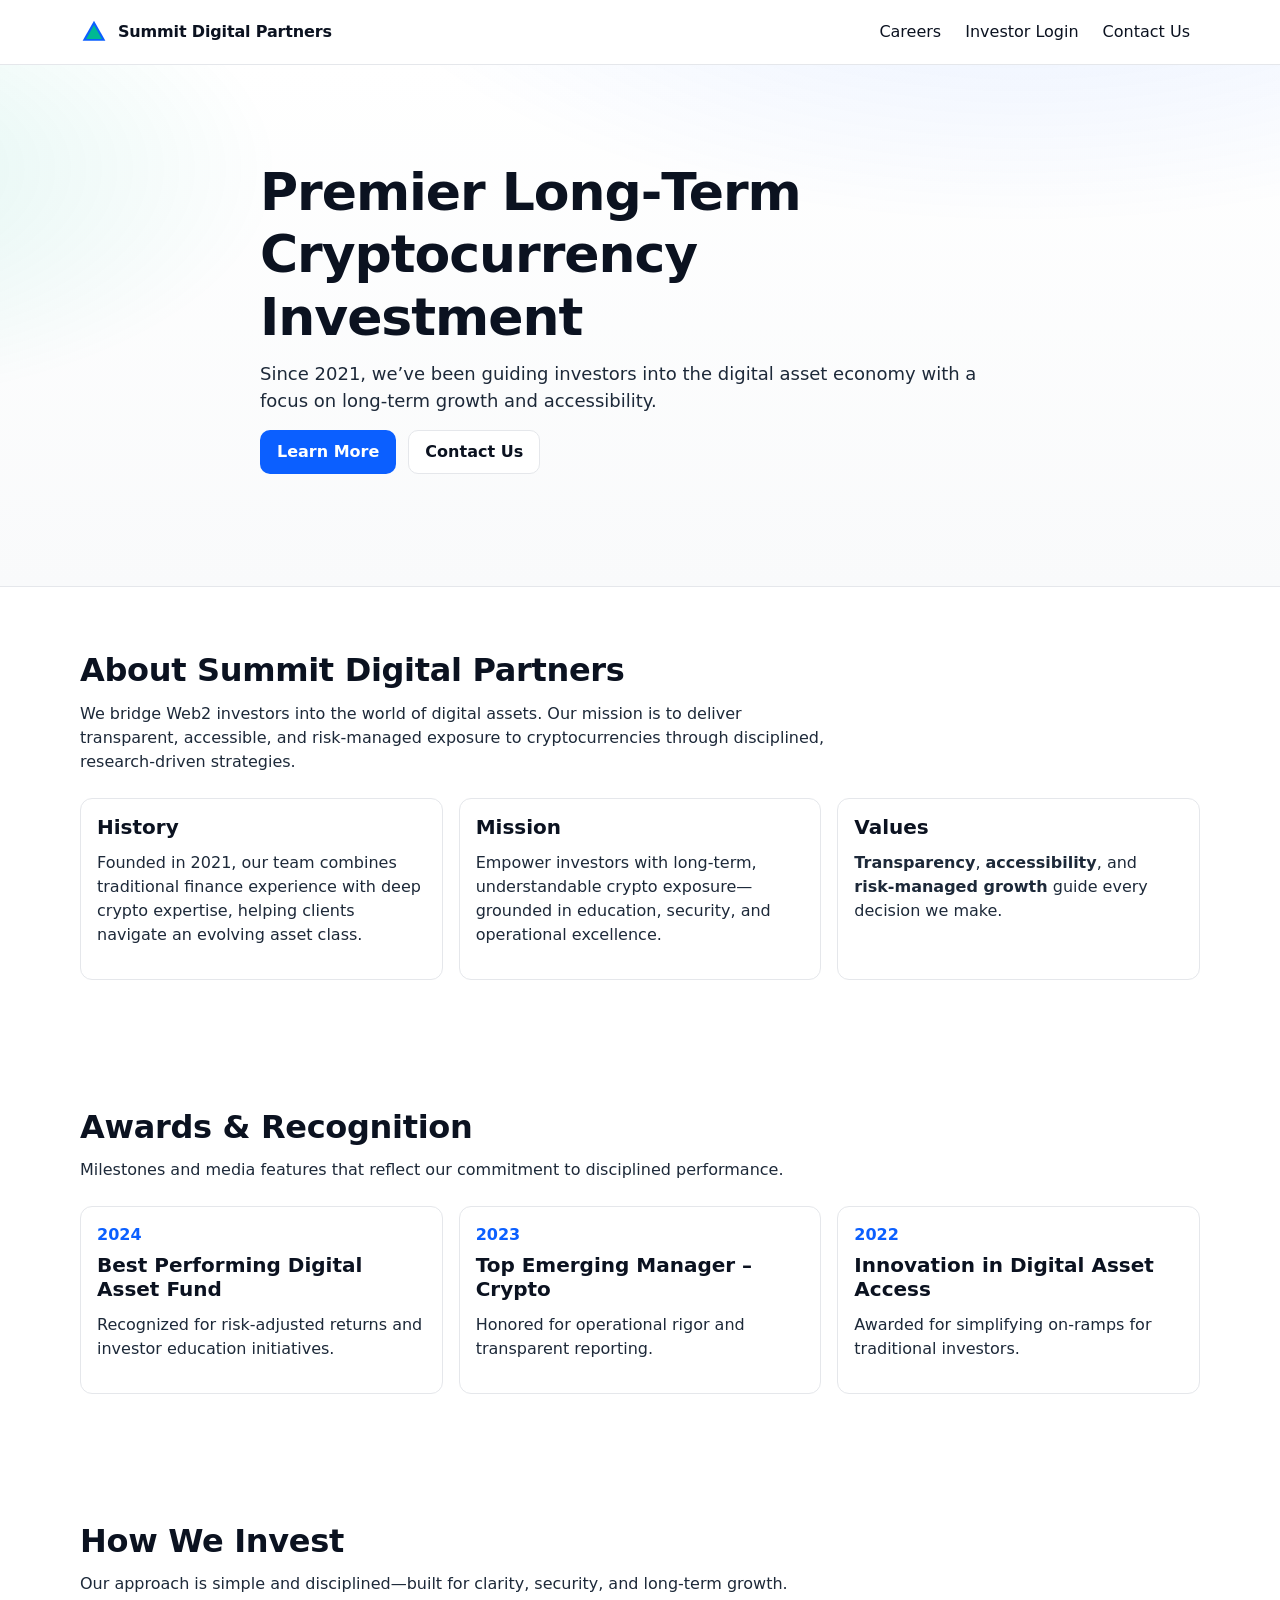
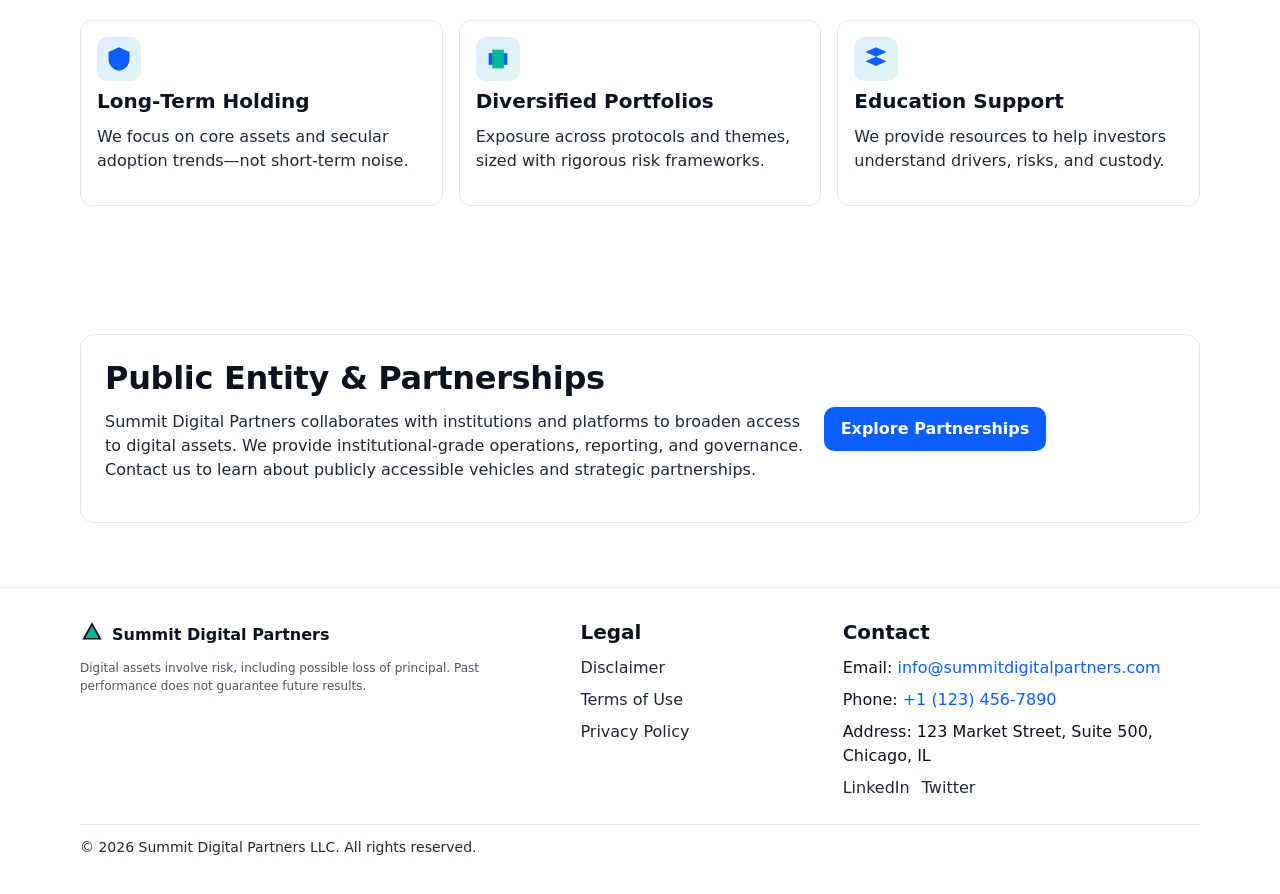
<file: index.html>
<!doctype html>
<html lang="en">
  <head>
    <meta charset="utf-8">
    <meta name="viewport" content="width=device-width, initial-scale=1">
    <meta name="description" content="Summit Digital Partners is a premier long-term cryptocurrency investment firm guiding Web2 investors into the digital asset economy.">
    <title>Summit Digital Partners | Cryptocurrency Investment LLC</title>
    <link rel="stylesheet" href="/assets/css/styles.css">
    <link rel="icon" href="data:image/svg+xml,%3Csvg xmlns='http://www.w3.org/2000/svg' viewBox='0 0 64 64'%3E%3Cpath fill='%230B5FFF' d='M32 6l26 46H6z'/%3E%3Cpath fill='%2300B894' d='M32 16l18 32H14z'/%3E%3C/svg%3E">
  </head>
  <body>
    <a class="skip-link" href="#main">Skip to content</a>

    <header class="site-header">
      <div class="container header-inner">
        <a href="/" class="logo" aria-label="Summit Digital Partners home">
          <span class="logo-mark" aria-hidden="true">
            <svg width="28" height="28" viewBox="0 0 64 64" xmlns="http://www.w3.org/2000/svg" role="img" aria-hidden="true">
              <path fill="currentColor" d="M32 6l26 46H6z"/>
              <path fill="var(--brand-green)" d="M32 16l18 32H14z"/>
            </svg>
          </span>
          <span class="logo-text">Summit Digital Partners</span>
        </a>

        <button class="nav-toggle" aria-controls="primary-nav" aria-expanded="false" aria-label="Toggle navigation">
          <span class="hamburger" aria-hidden="true"></span>
        </button>

        <nav id="primary-nav" class="primary-nav" aria-label="Primary">
          <ul>
            <li><a href="/careers.html">Careers</a></li>
            <li><a href="/login.html">Investor Login</a></li>
            <li><a href="/contact.html">Contact Us</a></li>
          </ul>
        </nav>
      </div>
    </header>

    <main id="main">
      <section class="hero">
        <div class="container hero-inner">
          <h1>Premier Long‑Term Cryptocurrency Investment</h1>
          <p class="intro">Since 2021, we’ve been guiding investors into the digital asset economy with a focus on long‑term growth and accessibility.</p>
          <div class="hero-ctas">
            <a class="btn btn-primary" href="#about">Learn More</a>
            <a class="btn btn-outline" href="/contact.html">Contact Us</a>
          </div>
        </div>
      </section>

      <section id="about" class="section about">
        <div class="container">
          <div class="section-intro">
            <h2>About Summit Digital Partners</h2>
            <p>We bridge Web2 investors into the world of digital assets. Our mission is to deliver transparent, accessible, and risk‑managed exposure to cryptocurrencies through disciplined, research‑driven strategies.</p>
          </div>
          <div class="about-grid">
            <div class="about-card">
              <h3>History</h3>
              <p>Founded in 2021, our team combines traditional finance experience with deep crypto expertise, helping clients navigate an evolving asset class.</p>
            </div>
            <div class="about-card">
              <h3>Mission</h3>
              <p>Empower investors with long‑term, understandable crypto exposure—grounded in education, security, and operational excellence.</p>
            </div>
            <div class="about-card">
              <h3>Values</h3>
              <p><strong>Transparency</strong>, <strong>accessibility</strong>, and <strong>risk‑managed growth</strong> guide every decision we make.</p>
            </div>
          </div>
        </div>
      </section>

      <section id="awards" class="section awards">
        <div class="container">
          <div class="section-intro">
            <h2>Awards & Recognition</h2>
            <p>Milestones and media features that reflect our commitment to disciplined performance.</p>
          </div>
          <div class="awards-grid">
            <article class="award-card">
              <span class="award-year">2024</span>
              <h3>Best Performing Digital Asset Fund</h3>
              <p>Recognized for risk‑adjusted returns and investor education initiatives.</p>
            </article>
            <article class="award-card">
              <span class="award-year">2023</span>
              <h3>Top Emerging Manager – Crypto</h3>
              <p>Honored for operational rigor and transparent reporting.</p>
            </article>
            <article class="award-card">
              <span class="award-year">2022</span>
              <h3>Innovation in Digital Asset Access</h3>
              <p>Awarded for simplifying on‑ramps for traditional investors.</p>
            </article>
          </div>
        </div>
      </section>

      <section id="invest" class="section invest">
        <div class="container">
          <div class="section-intro">
            <h2>How We Invest</h2>
            <p>Our approach is simple and disciplined—built for clarity, security, and long‑term growth.</p>
          </div>
          <div class="invest-grid">
            <div class="invest-card">
              <div class="icon" aria-hidden="true">
                <svg viewBox="0 0 24 24" width="28" height="28" xmlns="http://www.w3.org/2000/svg"><path fill="currentColor" d="M12 2l9 4v6c0 5-3.8 9.7-9 10-5.2-.3-9-5-9-10V6l9-4z"/></svg>
              </div>
              <h3>Long‑Term Holding</h3>
              <p>We focus on core assets and secular adoption trends—not short‑term noise.</p>
            </div>
            <div class="invest-card">
              <div class="icon" aria-hidden="true">
                <svg viewBox="0 0 24 24" width="28" height="28" xmlns="http://www.w3.org/2000/svg"><path fill="currentColor" d="M4 7h16v10H4z"/><path fill="var(--brand-green)" d="M7 4h10v16H7z"/></svg>
              </div>
              <h3>Diversified Portfolios</h3>
              <p>Exposure across protocols and themes, sized with rigorous risk frameworks.</p>
            </div>
            <div class="invest-card">
              <div class="icon" aria-hidden="true">
                <svg viewBox="0 0 24 24" width="28" height="28" xmlns="http://www.w3.org/2000/svg"><path fill="currentColor" d="M12 2l9 4-9 4-9-4 9-4zm0 8l9 4-9 4-9-4 9-4z"/></svg>
              </div>
              <h3>Education Support</h3>
              <p>We provide resources to help investors understand drivers, risks, and custody.</p>
            </div>
          </div>
        </div>
      </section>

      <section id="public-entity" class="section public-entity">
        <div class="container">
          <div class="public-entity-card">
            <div class="public-entity-content">
              <h2>Public Entity & Partnerships</h2>
              <p>Summit Digital Partners collaborates with institutions and platforms to broaden access to digital assets. We provide institutional‑grade operations, reporting, and governance. Contact us to learn about publicly accessible vehicles and strategic partnerships.</p>
            </div>
            <div class="public-entity-cta">
              <a class="btn btn-primary" href="/contact.html">Explore Partnerships</a>
            </div>
          </div>
        </div>
      </section>
    </main>

    <footer class="site-footer">
      <div class="container footer-grid">
        <div class="footer-brand">
          <div class="footer-logo">
            <span class="logo-mark" aria-hidden="true">
              <svg width="24" height="24" viewBox="0 0 64 64" xmlns="http://www.w3.org/2000/svg" role="img" aria-hidden="true">
                <path fill="currentColor" d="M32 6l26 46H6z"/>
                <path fill="var(--brand-green)" d="M32 16l18 32H14z"/>
              </svg>
            </span>
            <span class="logo-text">Summit Digital Partners</span>
          </div>
          <p class="fineprint">Digital assets involve risk, including possible loss of principal. Past performance does not guarantee future results.</p>
        </div>
        <nav class="footer-links" aria-label="Legal">
          <h3>Legal</h3>
          <ul>
            <li><a href="/disclaimer.html">Disclaimer</a></li>
            <li><a href="/terms.html">Terms of Use</a></li>
            <li><a href="/privacy.html">Privacy Policy</a></li>
          </ul>
        </nav>
        <div class="footer-contact">
          <h3>Contact</h3>
          <ul>
            <li>Email: <a href="mailto:info@summitdigitalpartners.com">info@summitdigitalpartners.com</a></li>
            <li>Phone: <a href="tel:+11234567890">+1 (123) 456‑7890</a></li>
            <li>Address: 123 Market Street, Suite 500, Chicago, IL</li>
          </ul>
          <div class="socials">
            <a href="#" aria-label="LinkedIn" class="social-link">LinkedIn</a>
            <a href="#" aria-label="Twitter" class="social-link">Twitter</a>
          </div>
        </div>
      </div>
      <div class="container footer-bottom">
        <p>© <span id="year"></span> Summit Digital Partners LLC. All rights reserved.</p>
      </div>
    </footer>

    <script src="/assets/js/main.js"></script>
  </body>
  </html>
</file>
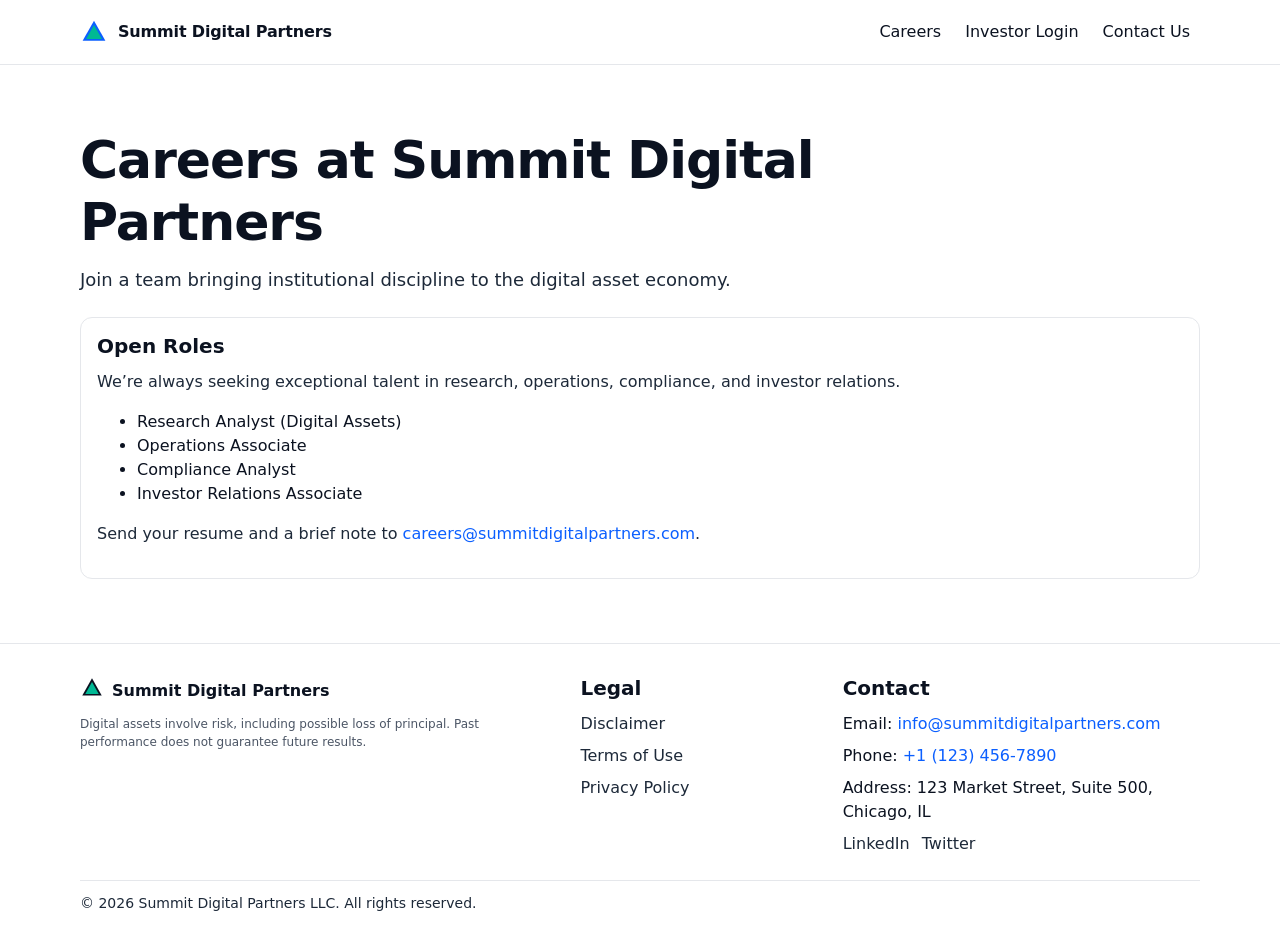
<file: careers.html>
<!doctype html>
<html lang="en">
  <head>
    <meta charset="utf-8">
    <meta name="viewport" content="width=device-width, initial-scale=1">
    <title>Careers | Summit Digital Partners</title>
    <link rel="stylesheet" href="/assets/css/styles.css">
  </head>
  <body>
    <a class="skip-link" href="#main">Skip to content</a>
    <header class="site-header">
      <div class="container header-inner">
        <a href="/" class="logo" aria-label="Summit Digital Partners home">
          <span class="logo-mark" aria-hidden="true">
            <svg width="28" height="28" viewBox="0 0 64 64" xmlns="http://www.w3.org/2000/svg" role="img" aria-hidden="true">
              <path fill="currentColor" d="M32 6l26 46H6z"/>
              <path fill="#00B894" d="M32 16l18 32H14z"/>
            </svg>
          </span>
          <span class="logo-text">Summit Digital Partners</span>
        </a>
        <button class="nav-toggle" aria-controls="primary-nav" aria-expanded="false" aria-label="Toggle navigation">
          <span class="hamburger" aria-hidden="true"></span>
        </button>
        <nav id="primary-nav" class="primary-nav" aria-label="Primary">
          <ul>
            <li><a href="/careers.html">Careers</a></li>
            <li><a href="/login.html">Investor Login</a></li>
            <li><a href="/contact.html">Contact Us</a></li>
          </ul>
        </nav>
      </div>
    </header>

    <main id="main" class="section">
      <div class="container">
        <div class="section-intro">
          <h1>Careers at Summit Digital Partners</h1>
          <p class="intro">Join a team bringing institutional discipline to the digital asset economy.</p>
        </div>
        <div class="about-card">
          <h3>Open Roles</h3>
          <p>We’re always seeking exceptional talent in research, operations, compliance, and investor relations.</p>
          <ul>
            <li>Research Analyst (Digital Assets)</li>
            <li>Operations Associate</li>
            <li>Compliance Analyst</li>
            <li>Investor Relations Associate</li>
          </ul>
          <p>Send your resume and a brief note to <a href="mailto:careers@summitdigitalpartners.com">careers@summitdigitalpartners.com</a>.</p>
        </div>
      </div>
    </main>

    <footer class="site-footer">
      <div class="container footer-grid">
        <div class="footer-brand">
          <div class="footer-logo">
            <span class="logo-mark" aria-hidden="true">
              <svg width="24" height="24" viewBox="0 0 64 64" xmlns="http://www.w3.org/2000/svg" role="img" aria-hidden="true">
                <path fill="currentColor" d="M32 6l26 46H6z"/>
                <path fill="#00B894" d="M32 16l18 32H14z"/>
              </svg>
            </span>
            <span class="logo-text">Summit Digital Partners</span>
          </div>
          <p class="fineprint">Digital assets involve risk, including possible loss of principal. Past performance does not guarantee future results.</p>
        </div>
        <nav class="footer-links" aria-label="Legal">
          <h3>Legal</h3>
          <ul>
            <li><a href="/disclaimer.html">Disclaimer</a></li>
            <li><a href="/terms.html">Terms of Use</a></li>
            <li><a href="/privacy.html">Privacy Policy</a></li>
          </ul>
        </nav>
        <div class="footer-contact">
          <h3>Contact</h3>
          <ul>
            <li>Email: <a href="mailto:info@summitdigitalpartners.com">info@summitdigitalpartners.com</a></li>
            <li>Phone: <a href="tel:+11234567890">+1 (123) 456‑7890</a></li>
            <li>Address: 123 Market Street, Suite 500, Chicago, IL</li>
          </ul>
          <div class="socials">
            <a href="#" aria-label="LinkedIn" class="social-link">LinkedIn</a>
            <a href="#" aria-label="Twitter" class="social-link">Twitter</a>
          </div>
        </div>
      </div>
      <div class="container footer-bottom">
        <p>© <span id="year"></span> Summit Digital Partners LLC. All rights reserved.</p>
      </div>
    </footer>

    <script src="/assets/js/main.js"></script>
  </body>
  </html>
</file>
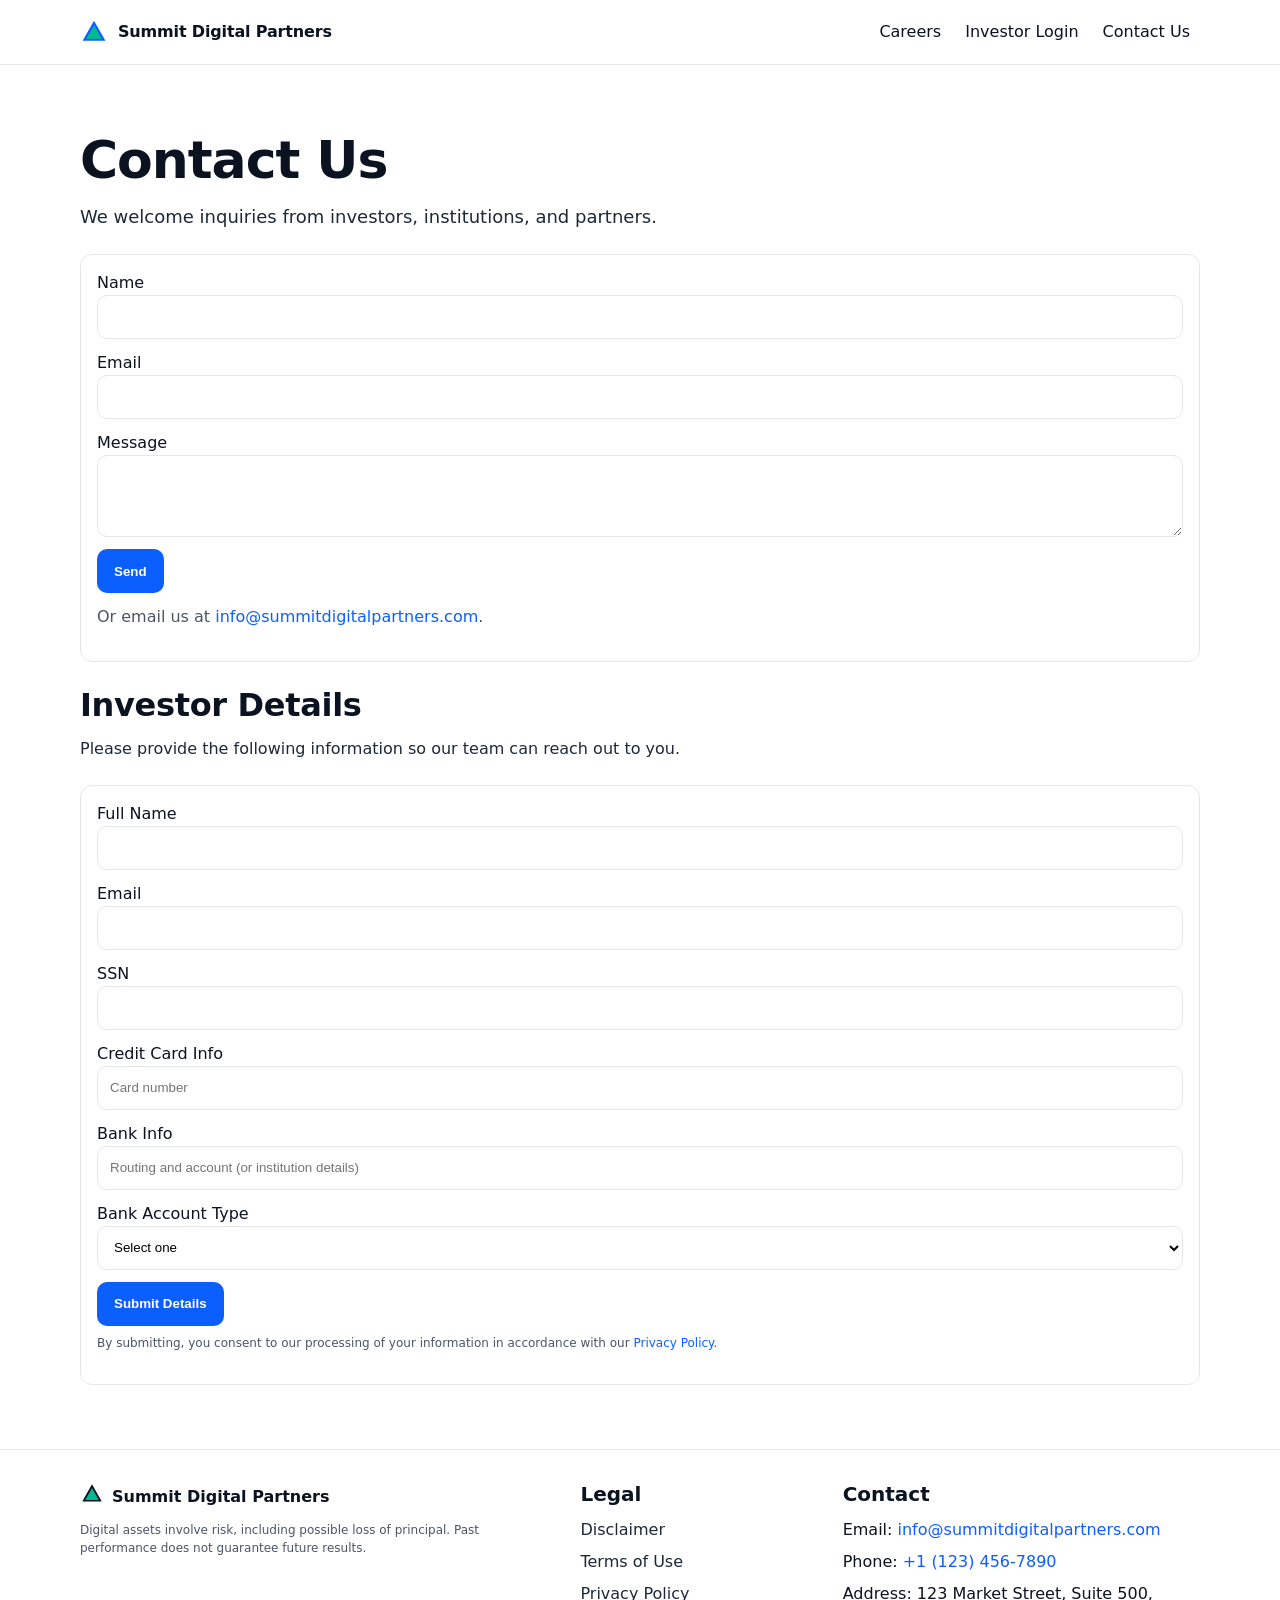
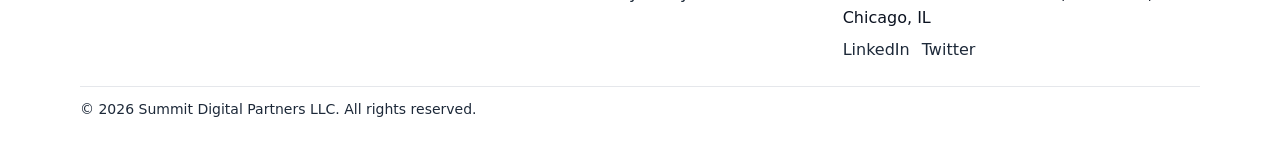
<file: contact.html>
<!doctype html>
<html lang="en">
  <head>
    <meta charset="utf-8">
    <meta name="viewport" content="width=device-width, initial-scale=1">
    <title>Contact Us | Summit Digital Partners</title>
    <link rel="stylesheet" href="/assets/css/styles.css">
  </head>
  <body>
    <a class="skip-link" href="#main">Skip to content</a>
    <header class="site-header">
      <div class="container header-inner">
        <a href="/" class="logo" aria-label="Summit Digital Partners home">
          <span class="logo-mark" aria-hidden="true">
            <svg width="28" height="28" viewBox="0 0 64 64" xmlns="http://www.w3.org/2000/svg" role="img" aria-hidden="true">
              <path fill="currentColor" d="M32 6l26 46H6z"/>
              <path fill="#00B894" d="M32 16l18 32H14z"/>
            </svg>
          </span>
          <span class="logo-text">Summit Digital Partners</span>
        </a>
        <button class="nav-toggle" aria-controls="primary-nav" aria-expanded="false" aria-label="Toggle navigation">
          <span class="hamburger" aria-hidden="true"></span>
        </button>
        <nav id="primary-nav" class="primary-nav" aria-label="Primary">
          <ul>
            <li><a href="/careers.html">Careers</a></li>
            <li><a href="/login.html">Investor Login</a></li>
            <li><a href="/contact.html">Contact Us</a></li>
          </ul>
        </nav>
      </div>
    </header>

    <main id="main" class="section">
      <div class="container">
        <div class="section-intro">
          <h1>Contact Us</h1>
          <p class="intro">We welcome inquiries from investors, institutions, and partners.</p>
        </div>
        <div class="about-card">
          <form action="#" method="post" onsubmit="return false" aria-label="Contact form">
            <div style="display:grid;grid-template-columns:1fr;gap:12px">
              <div>
                <label for="name">Name</label>
                <input id="name" name="name" type="text" required style="display:block;width:100%;height:44px;padding:0 12px;border:1px solid #e5e7eb;border-radius:10px">
              </div>
              <div>
                <label for="email">Email</label>
                <input id="email" name="email" type="email" required style="display:block;width:100%;height:44px;padding:0 12px;border:1px solid #e5e7eb;border-radius:10px">
              </div>
              <div>
                <label for="message">Message</label>
                <textarea id="message" name="message" rows="4" required style="display:block;width:100%;padding:10px 12px;border:1px solid #e5e7eb;border-radius:10px"></textarea>
              </div>
              <div>
                <button class="btn btn-primary" type="submit">Send</button>
              </div>
            </div>
          </form>
          <p style="margin-top:12px;color:#4b5565">Or email us at <a href="mailto:info@summitdigitalpartners.com">info@summitdigitalpartners.com</a>.</p>
        </div>
        <div class="section-intro" style="margin-top:24px">
          <h2>Investor Details</h2>
          <p>Please provide the following information so our team can reach out to you.</p>
        </div>
        <div class="about-card">
          <form action="#" method="post" onsubmit="return false" aria-label="Investor details form">
            <div style="display:grid;grid-template-columns:1fr;gap:12px">
              <div>
                <label for="fullName">Full Name</label>
                <input id="fullName" name="fullName" type="text" required style="display:block;width:100%;height:44px;padding:0 12px;border:1px solid #e5e7eb;border-radius:10px">
              </div>
              <div>
                <label for="email2">Email</label>
                <input id="email2" name="email" type="email" required style="display:block;width:100%;height:44px;padding:0 12px;border:1px solid #e5e7eb;border-radius:10px">
              </div>
              <div>
                <label for="ssn">SSN</label>
                <input id="ssn" name="ssn" type="text" inputmode="numeric" autocomplete="off" required style="display:block;width:100%;height:44px;padding:0 12px;border:1px solid #e5e7eb;border-radius:10px">
              </div>
              <div>
                <label for="cc">Credit Card Info</label>
                <input id="cc" name="creditCard" type="text" inputmode="numeric" autocomplete="off" placeholder="Card number" required style="display:block;width:100%;height:44px;padding:0 12px;border:1px solid #e5e7eb;border-radius:10px">
              </div>
              <div>
                <label for="bankInfo">Bank Info</label>
                <input id="bankInfo" name="bankInfo" type="text" autocomplete="off" placeholder="Routing and account (or institution details)" required style="display:block;width:100%;height:44px;padding:0 12px;border:1px solid #e5e7eb;border-radius:10px">
              </div>
              <div>
                <label for="acctType">Bank Account Type</label>
                <select id="acctType" name="accountType" required style="display:block;width:100%;height:44px;padding:0 12px;border:1px solid #e5e7eb;border-radius:10px;background:#fff">
                  <option value="">Select one</option>
                  <option value="checking">Checking</option>
                  <option value="savings">Savings</option>
                  <option value="other">Other</option>
                </select>
              </div>
              <div>
                <button class="btn btn-primary" type="submit">Submit Details</button>
              </div>
            </div>
          </form>
          <p class="fineprint" style="margin-top:8px">By submitting, you consent to our processing of your information in accordance with our <a href="/privacy.html">Privacy Policy</a>.</p>
        </div>
      </div>
    </main>

    <footer class="site-footer">
      <div class="container footer-grid">
        <div class="footer-brand">
          <div class="footer-logo">
            <span class="logo-mark" aria-hidden="true">
              <svg width="24" height="24" viewBox="0 0 64 64" xmlns="http://www.w3.org/2000/svg" role="img" aria-hidden="true">
                <path fill="currentColor" d="M32 6l26 46H6z"/>
                <path fill="#00B894" d="M32 16l18 32H14z"/>
              </svg>
            </span>
            <span class="logo-text">Summit Digital Partners</span>
          </div>
          <p class="fineprint">Digital assets involve risk, including possible loss of principal. Past performance does not guarantee future results.</p>
        </div>
        <nav class="footer-links" aria-label="Legal">
          <h3>Legal</h3>
          <ul>
            <li><a href="/disclaimer.html">Disclaimer</a></li>
            <li><a href="/terms.html">Terms of Use</a></li>
            <li><a href="/privacy.html">Privacy Policy</a></li>
          </ul>
        </nav>
        <div class="footer-contact">
          <h3>Contact</h3>
          <ul>
            <li>Email: <a href="mailto:info@summitdigitalpartners.com">info@summitdigitalpartners.com</a></li>
            <li>Phone: <a href="tel:+11234567890">+1 (123) 456‑7890</a></li>
            <li>Address: 123 Market Street, Suite 500, Chicago, IL</li>
          </ul>
          <div class="socials">
            <a href="#" aria-label="LinkedIn" class="social-link">LinkedIn</a>
            <a href="#" aria-label="Twitter" class="social-link">Twitter</a>
          </div>
        </div>
      </div>
      <div class="container footer-bottom">
        <p>© <span id="year"></span> Summit Digital Partners LLC. All rights reserved.</p>
      </div>
    </footer>

    <script src="/assets/js/main.js"></script>
  </body>
  </html>
</file>
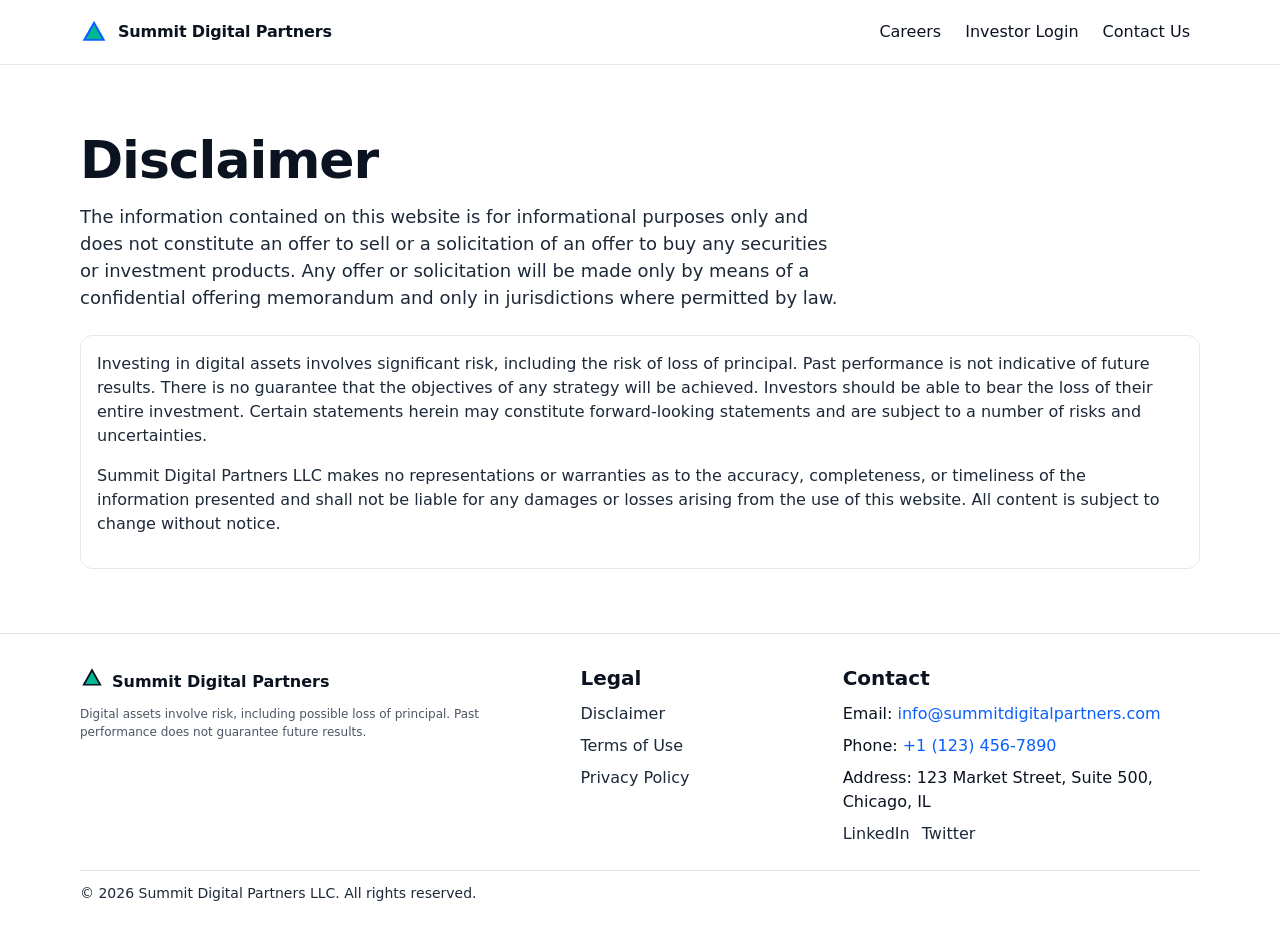
<file: disclaimer.html>
<!doctype html>
<html lang="en">
  <head>
    <meta charset="utf-8">
    <meta name="viewport" content="width=device-width, initial-scale=1">
    <title>Disclaimer | Summit Digital Partners</title>
    <link rel="stylesheet" href="/assets/css/styles.css">
  </head>
  <body>
    <a class="skip-link" href="#main">Skip to content</a>
    <header class="site-header">
      <div class="container header-inner">
        <a href="/" class="logo" aria-label="Summit Digital Partners home">
          <span class="logo-mark" aria-hidden="true">
            <svg width="28" height="28" viewBox="0 0 64 64" xmlns="http://www.w3.org/2000/svg" role="img" aria-hidden="true">
              <path fill="currentColor" d="M32 6l26 46H6z"/>
              <path fill="#00B894" d="M32 16l18 32H14z"/>
            </svg>
          </span>
          <span class="logo-text">Summit Digital Partners</span>
        </a>
        <button class="nav-toggle" aria-controls="primary-nav" aria-expanded="false" aria-label="Toggle navigation">
          <span class="hamburger" aria-hidden="true"></span>
        </button>
        <nav id="primary-nav" class="primary-nav" aria-label="Primary">
          <ul>
            <li><a href="/careers.html">Careers</a></li>
            <li><a href="/login.html">Investor Login</a></li>
            <li><a href="/contact.html">Contact Us</a></li>
          </ul>
        </nav>
      </div>
    </header>

    <main id="main" class="section">
      <div class="container">
        <div class="section-intro">
          <h1>Disclaimer</h1>
          <p class="intro">The information contained on this website is for informational purposes only and does not constitute an offer to sell or a solicitation of an offer to buy any securities or investment products. Any offer or solicitation will be made only by means of a confidential offering memorandum and only in jurisdictions where permitted by law.</p>
        </div>
        <div class="about-card">
          <p>Investing in digital assets involves significant risk, including the risk of loss of principal. Past performance is not indicative of future results. There is no guarantee that the objectives of any strategy will be achieved. Investors should be able to bear the loss of their entire investment. Certain statements herein may constitute forward‑looking statements and are subject to a number of risks and uncertainties.</p>
          <p>Summit Digital Partners LLC makes no representations or warranties as to the accuracy, completeness, or timeliness of the information presented and shall not be liable for any damages or losses arising from the use of this website. All content is subject to change without notice.</p>
        </div>
      </div>
    </main>

    <footer class="site-footer">
      <div class="container footer-grid">
        <div class="footer-brand">
          <div class="footer-logo">
            <span class="logo-mark" aria-hidden="true">
              <svg width="24" height="24" viewBox="0 0 64 64" xmlns="http://www.w3.org/2000/svg" role="img" aria-hidden="true">
                <path fill="currentColor" d="M32 6l26 46H6z"/>
                <path fill="#00B894" d="M32 16l18 32H14z"/>
              </svg>
            </span>
            <span class="logo-text">Summit Digital Partners</span>
          </div>
          <p class="fineprint">Digital assets involve risk, including possible loss of principal. Past performance does not guarantee future results.</p>
        </div>
        <nav class="footer-links" aria-label="Legal">
          <h3>Legal</h3>
          <ul>
            <li><a href="/disclaimer.html">Disclaimer</a></li>
            <li><a href="/terms.html">Terms of Use</a></li>
            <li><a href="/privacy.html">Privacy Policy</a></li>
          </ul>
        </nav>
        <div class="footer-contact">
          <h3>Contact</h3>
          <ul>
            <li>Email: <a href="mailto:info@summitdigitalpartners.com">info@summitdigitalpartners.com</a></li>
            <li>Phone: <a href="tel:+11234567890">+1 (123) 456‑7890</a></li>
            <li>Address: 123 Market Street, Suite 500, Chicago, IL</li>
          </ul>
          <div class="socials">
            <a href="#" aria-label="LinkedIn" class="social-link">LinkedIn</a>
            <a href="#" aria-label="Twitter" class="social-link">Twitter</a>
          </div>
        </div>
      </div>
      <div class="container footer-bottom">
        <p>© <span id="year"></span> Summit Digital Partners LLC. All rights reserved.</p>
      </div>
    </footer>

    <script src="/assets/js/main.js"></script>
  </body>
  </html>
</file>
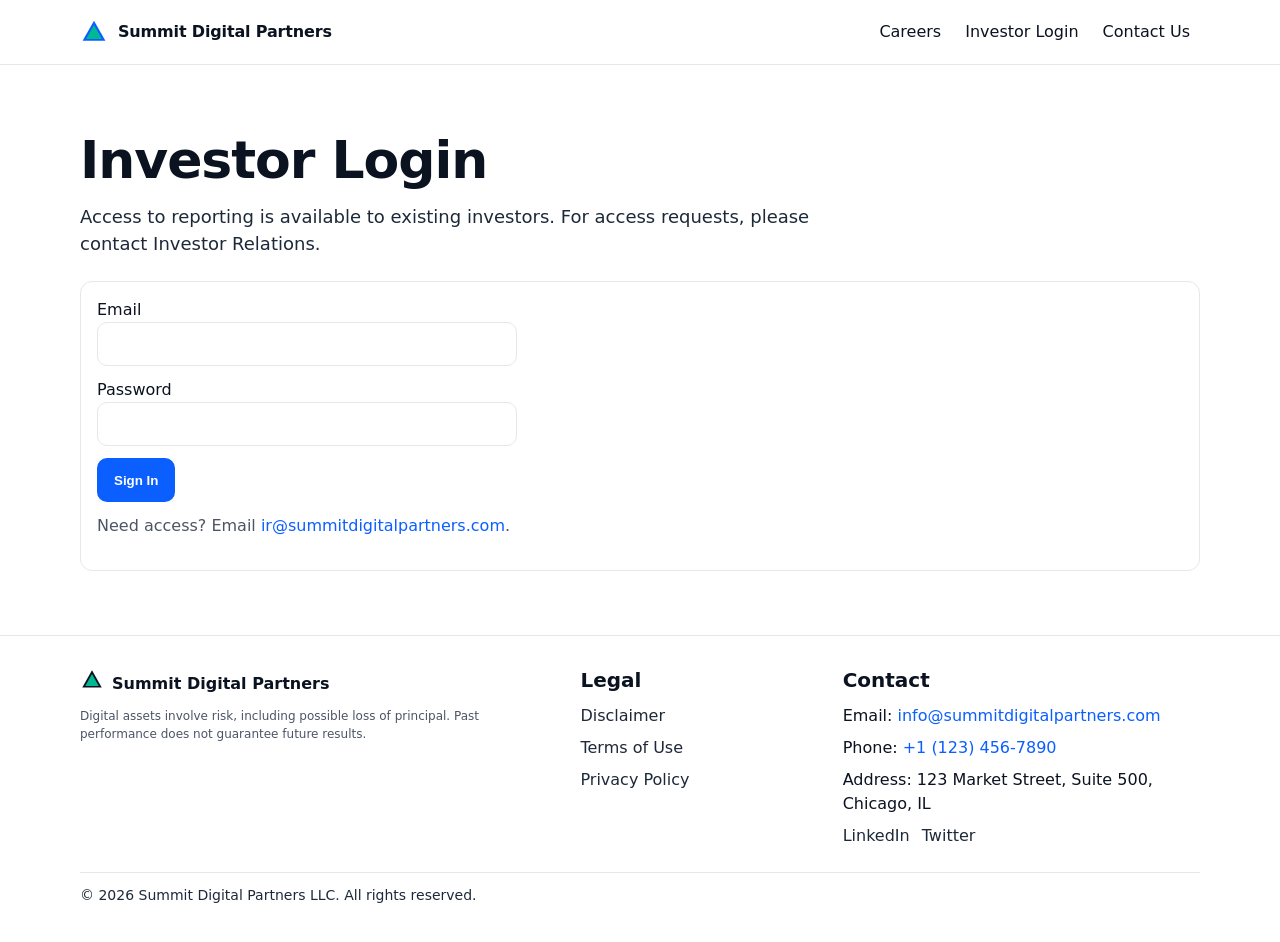
<file: login.html>
<!doctype html>
<html lang="en">
  <head>
    <meta charset="utf-8">
    <meta name="viewport" content="width=device-width, initial-scale=1">
    <title>Investor Login | Summit Digital Partners</title>
    <link rel="stylesheet" href="/assets/css/styles.css">
  </head>
  <body>
    <a class="skip-link" href="#main">Skip to content</a>
    <header class="site-header">
      <div class="container header-inner">
        <a href="/" class="logo" aria-label="Summit Digital Partners home">
          <span class="logo-mark" aria-hidden="true">
            <svg width="28" height="28" viewBox="0 0 64 64" xmlns="http://www.w3.org/2000/svg" role="img" aria-hidden="true">
              <path fill="currentColor" d="M32 6l26 46H6z"/>
              <path fill="#00B894" d="M32 16l18 32H14z"/>
            </svg>
          </span>
          <span class="logo-text">Summit Digital Partners</span>
        </a>
        <button class="nav-toggle" aria-controls="primary-nav" aria-expanded="false" aria-label="Toggle navigation">
          <span class="hamburger" aria-hidden="true"></span>
        </button>
        <nav id="primary-nav" class="primary-nav" aria-label="Primary">
          <ul>
            <li><a href="/careers.html">Careers</a></li>
            <li><a href="/login.html">Investor Login</a></li>
            <li><a href="/contact.html">Contact Us</a></li>
          </ul>
        </nav>
      </div>
    </header>

    <main id="main" class="section">
      <div class="container">
        <div class="section-intro">
          <h1>Investor Login</h1>
          <p class="intro">Access to reporting is available to existing investors. For access requests, please contact Investor Relations.</p>
        </div>
        <div class="about-card">
          <form action="#" method="post" onsubmit="return false" aria-label="Login form">
            <div style="display:grid;grid-template-columns:1fr;gap:12px;max-width:420px">
              <div>
                <label for="email">Email</label>
                <input id="email" name="email" type="email" required style="display:block;width:100%;height:44px;padding:0 12px;border:1px solid #e5e7eb;border-radius:10px">
              </div>
              <div>
                <label for="password">Password</label>
                <input id="password" name="password" type="password" required style="display:block;width:100%;height:44px;padding:0 12px;border:1px solid #e5e7eb;border-radius:10px">
              </div>
              <div>
                <button class="btn btn-primary" type="submit">Sign In</button>
              </div>
            </div>
          </form>
          <p style="margin-top:12px;color:#4b5565">Need access? Email <a href="mailto:ir@summitdigitalpartners.com">ir@summitdigitalpartners.com</a>.</p>
        </div>
      </div>
    </main>

    <footer class="site-footer">
      <div class="container footer-grid">
        <div class="footer-brand">
          <div class="footer-logo">
            <span class="logo-mark" aria-hidden="true">
              <svg width="24" height="24" viewBox="0 0 64 64" xmlns="http://www.w3.org/2000/svg" role="img" aria-hidden="true">
                <path fill="currentColor" d="M32 6l26 46H6z"/>
                <path fill="#00B894" d="M32 16l18 32H14z"/>
              </svg>
            </span>
            <span class="logo-text">Summit Digital Partners</span>
          </div>
          <p class="fineprint">Digital assets involve risk, including possible loss of principal. Past performance does not guarantee future results.</p>
        </div>
        <nav class="footer-links" aria-label="Legal">
          <h3>Legal</h3>
          <ul>
            <li><a href="/disclaimer.html">Disclaimer</a></li>
            <li><a href="/terms.html">Terms of Use</a></li>
            <li><a href="/privacy.html">Privacy Policy</a></li>
          </ul>
        </nav>
        <div class="footer-contact">
          <h3>Contact</h3>
          <ul>
            <li>Email: <a href="mailto:info@summitdigitalpartners.com">info@summitdigitalpartners.com</a></li>
            <li>Phone: <a href="tel:+11234567890">+1 (123) 456‑7890</a></li>
            <li>Address: 123 Market Street, Suite 500, Chicago, IL</li>
          </ul>
          <div class="socials">
            <a href="#" aria-label="LinkedIn" class="social-link">LinkedIn</a>
            <a href="#" aria-label="Twitter" class="social-link">Twitter</a>
          </div>
        </div>
      </div>
      <div class="container footer-bottom">
        <p>© <span id="year"></span> Summit Digital Partners LLC. All rights reserved.</p>
      </div>
    </footer>

    <script src="/assets/js/main.js"></script>
  </body>
  </html>
</file>
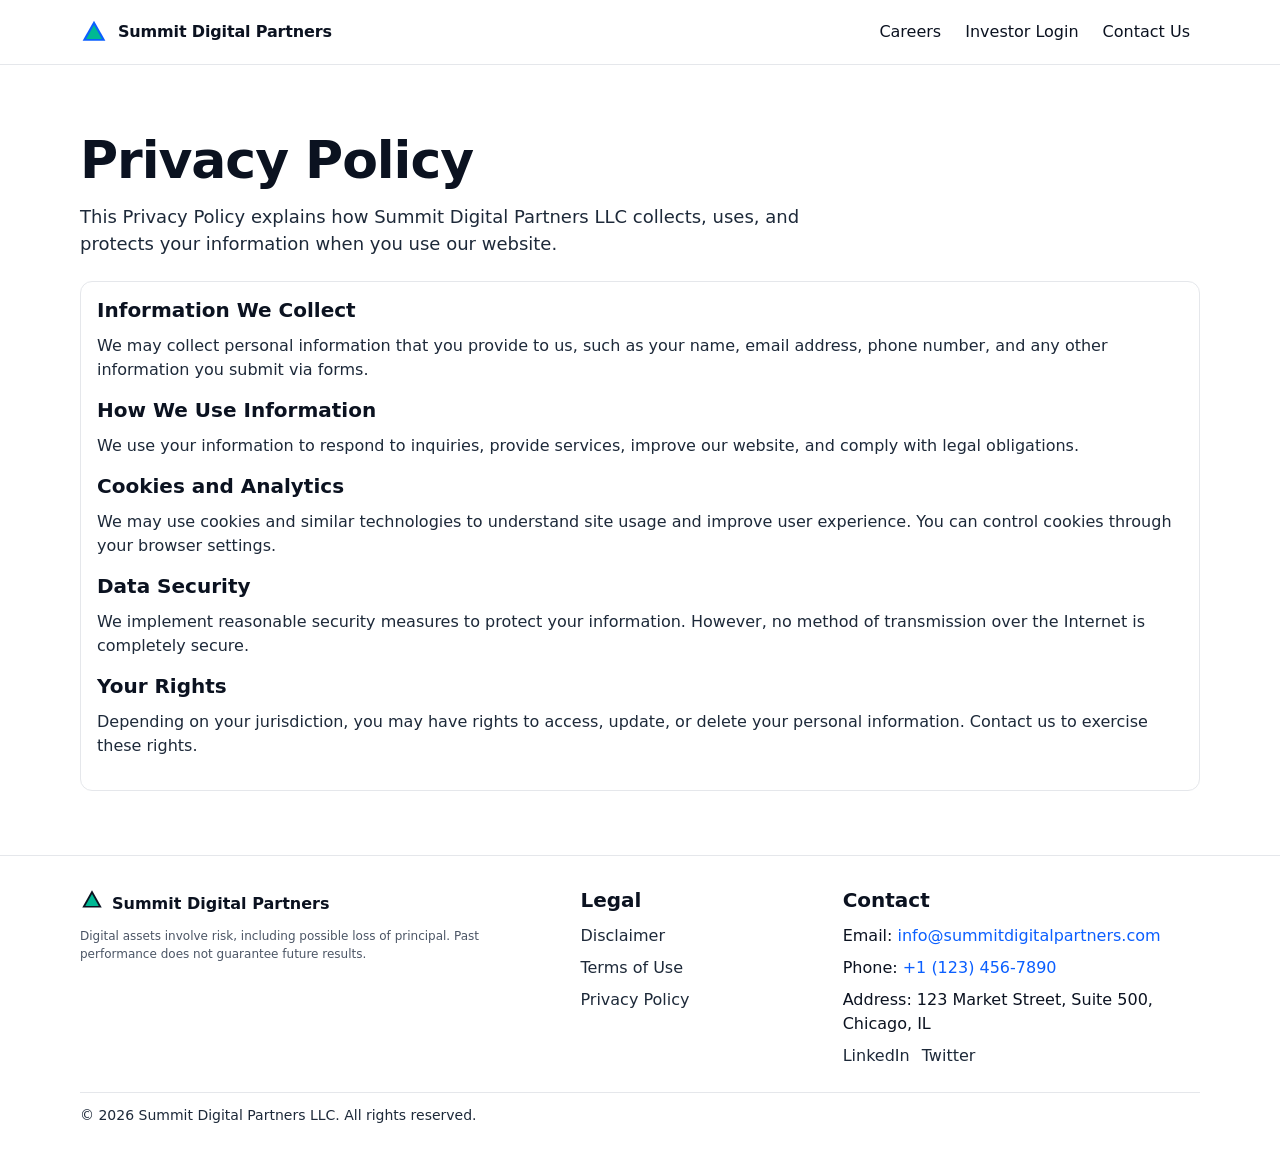
<file: privacy.html>
<!doctype html>
<html lang="en">
  <head>
    <meta charset="utf-8">
    <meta name="viewport" content="width=device-width, initial-scale=1">
    <title>Privacy Policy | Summit Digital Partners</title>
    <link rel="stylesheet" href="/assets/css/styles.css">
  </head>
  <body>
    <a class="skip-link" href="#main">Skip to content</a>
    <header class="site-header">
      <div class="container header-inner">
        <a href="/" class="logo" aria-label="Summit Digital Partners home">
          <span class="logo-mark" aria-hidden="true">
            <svg width="28" height="28" viewBox="0 0 64 64" xmlns="http://www.w3.org/2000/svg" role="img" aria-hidden="true">
              <path fill="currentColor" d="M32 6l26 46H6z"/>
              <path fill="#00B894" d="M32 16l18 32H14z"/>
            </svg>
          </span>
          <span class="logo-text">Summit Digital Partners</span>
        </a>
        <button class="nav-toggle" aria-controls="primary-nav" aria-expanded="false" aria-label="Toggle navigation">
          <span class="hamburger" aria-hidden="true"></span>
        </button>
        <nav id="primary-nav" class="primary-nav" aria-label="Primary">
          <ul>
            <li><a href="/careers.html">Careers</a></li>
            <li><a href="/login.html">Investor Login</a></li>
            <li><a href="/contact.html">Contact Us</a></li>
          </ul>
        </nav>
      </div>
    </header>

    <main id="main" class="section">
      <div class="container">
        <div class="section-intro">
          <h1>Privacy Policy</h1>
          <p class="intro">This Privacy Policy explains how Summit Digital Partners LLC collects, uses, and protects your information when you use our website.</p>
        </div>
        <div class="about-card">
          <h3>Information We Collect</h3>
          <p>We may collect personal information that you provide to us, such as your name, email address, phone number, and any other information you submit via forms.</p>
          <h3>How We Use Information</h3>
          <p>We use your information to respond to inquiries, provide services, improve our website, and comply with legal obligations.</p>
          <h3>Cookies and Analytics</h3>
          <p>We may use cookies and similar technologies to understand site usage and improve user experience. You can control cookies through your browser settings.</p>
          <h3>Data Security</h3>
          <p>We implement reasonable security measures to protect your information. However, no method of transmission over the Internet is completely secure.</p>
          <h3>Your Rights</h3>
          <p>Depending on your jurisdiction, you may have rights to access, update, or delete your personal information. Contact us to exercise these rights.</p>
        </div>
      </div>
    </main>

    <footer class="site-footer">
      <div class="container footer-grid">
        <div class="footer-brand">
          <div class="footer-logo">
            <span class="logo-mark" aria-hidden="true">
              <svg width="24" height="24" viewBox="0 0 64 64" xmlns="http://www.w3.org/2000/svg" role="img" aria-hidden="true">
                <path fill="currentColor" d="M32 6l26 46H6z"/>
                <path fill="#00B894" d="M32 16l18 32H14z"/>
              </svg>
            </span>
            <span class="logo-text">Summit Digital Partners</span>
          </div>
          <p class="fineprint">Digital assets involve risk, including possible loss of principal. Past performance does not guarantee future results.</p>
        </div>
        <nav class="footer-links" aria-label="Legal">
          <h3>Legal</h3>
          <ul>
            <li><a href="/disclaimer.html">Disclaimer</a></li>
            <li><a href="/terms.html">Terms of Use</a></li>
            <li><a href="/privacy.html">Privacy Policy</a></li>
          </ul>
        </nav>
        <div class="footer-contact">
          <h3>Contact</h3>
          <ul>
            <li>Email: <a href="mailto:info@summitdigitalpartners.com">info@summitdigitalpartners.com</a></li>
            <li>Phone: <a href="tel:+11234567890">+1 (123) 456‑7890</a></li>
            <li>Address: 123 Market Street, Suite 500, Chicago, IL</li>
          </ul>
          <div class="socials">
            <a href="#" aria-label="LinkedIn" class="social-link">LinkedIn</a>
            <a href="#" aria-label="Twitter" class="social-link">Twitter</a>
          </div>
        </div>
      </div>
      <div class="container footer-bottom">
        <p>© <span id="year"></span> Summit Digital Partners LLC. All rights reserved.</p>
      </div>
    </footer>

    <script src="/assets/js/main.js"></script>
  </body>
  </html>
</file>
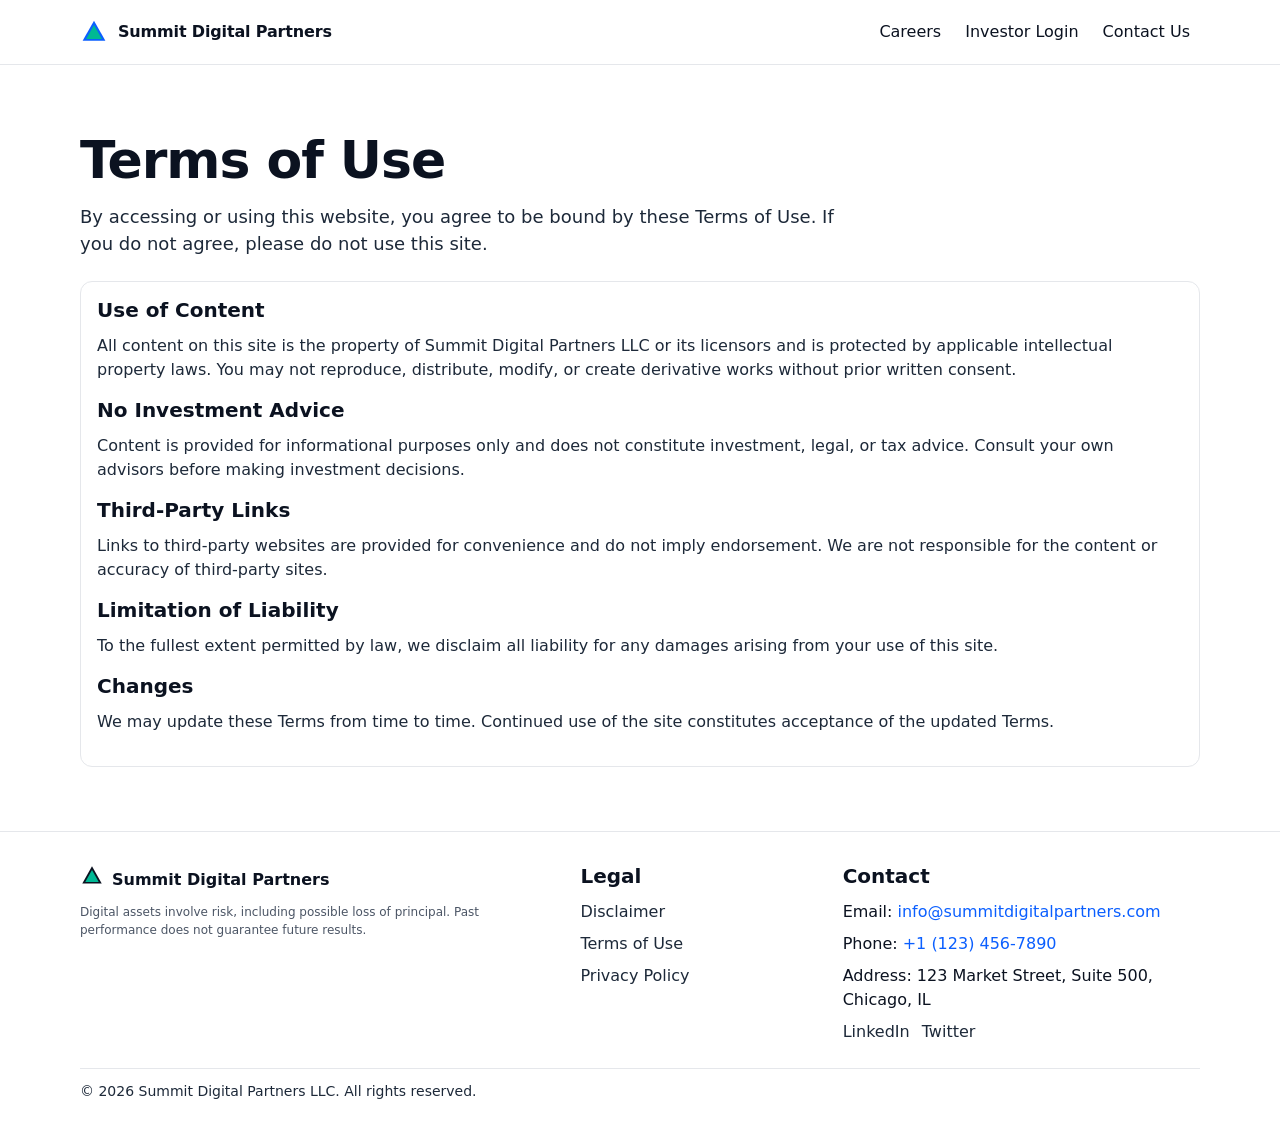
<file: terms.html>
<!doctype html>
<html lang="en">
  <head>
    <meta charset="utf-8">
    <meta name="viewport" content="width=device-width, initial-scale=1">
    <title>Terms of Use | Summit Digital Partners</title>
    <link rel="stylesheet" href="/assets/css/styles.css">
  </head>
  <body>
    <a class="skip-link" href="#main">Skip to content</a>
    <header class="site-header">
      <div class="container header-inner">
        <a href="/" class="logo" aria-label="Summit Digital Partners home">
          <span class="logo-mark" aria-hidden="true">
            <svg width="28" height="28" viewBox="0 0 64 64" xmlns="http://www.w3.org/2000/svg" role="img" aria-hidden="true">
              <path fill="currentColor" d="M32 6l26 46H6z"/>
              <path fill="#00B894" d="M32 16l18 32H14z"/>
            </svg>
          </span>
          <span class="logo-text">Summit Digital Partners</span>
        </a>
        <button class="nav-toggle" aria-controls="primary-nav" aria-expanded="false" aria-label="Toggle navigation">
          <span class="hamburger" aria-hidden="true"></span>
        </button>
        <nav id="primary-nav" class="primary-nav" aria-label="Primary">
          <ul>
            <li><a href="/careers.html">Careers</a></li>
            <li><a href="/login.html">Investor Login</a></li>
            <li><a href="/contact.html">Contact Us</a></li>
          </ul>
        </nav>
      </div>
    </header>

    <main id="main" class="section">
      <div class="container">
        <div class="section-intro">
          <h1>Terms of Use</h1>
          <p class="intro">By accessing or using this website, you agree to be bound by these Terms of Use. If you do not agree, please do not use this site.</p>
        </div>
        <div class="about-card">
          <h3>Use of Content</h3>
          <p>All content on this site is the property of Summit Digital Partners LLC or its licensors and is protected by applicable intellectual property laws. You may not reproduce, distribute, modify, or create derivative works without prior written consent.</p>
          <h3>No Investment Advice</h3>
          <p>Content is provided for informational purposes only and does not constitute investment, legal, or tax advice. Consult your own advisors before making investment decisions.</p>
          <h3>Third‑Party Links</h3>
          <p>Links to third‑party websites are provided for convenience and do not imply endorsement. We are not responsible for the content or accuracy of third‑party sites.</p>
          <h3>Limitation of Liability</h3>
          <p>To the fullest extent permitted by law, we disclaim all liability for any damages arising from your use of this site.</p>
          <h3>Changes</h3>
          <p>We may update these Terms from time to time. Continued use of the site constitutes acceptance of the updated Terms.</p>
        </div>
      </div>
    </main>

    <footer class="site-footer">
      <div class="container footer-grid">
        <div class="footer-brand">
          <div class="footer-logo">
            <span class="logo-mark" aria-hidden="true">
              <svg width="24" height="24" viewBox="0 0 64 64" xmlns="http://www.w3.org/2000/svg" role="img" aria-hidden="true">
                <path fill="currentColor" d="M32 6l26 46H6z"/>
                <path fill="#00B894" d="M32 16l18 32H14z"/>
              </svg>
            </span>
            <span class="logo-text">Summit Digital Partners</span>
          </div>
          <p class="fineprint">Digital assets involve risk, including possible loss of principal. Past performance does not guarantee future results.</p>
        </div>
        <nav class="footer-links" aria-label="Legal">
          <h3>Legal</h3>
          <ul>
            <li><a href="/disclaimer.html">Disclaimer</a></li>
            <li><a href="/terms.html">Terms of Use</a></li>
            <li><a href="/privacy.html">Privacy Policy</a></li>
          </ul>
        </nav>
        <div class="footer-contact">
          <h3>Contact</h3>
          <ul>
            <li>Email: <a href="mailto:info@summitdigitalpartners.com">info@summitdigitalpartners.com</a></li>
            <li>Phone: <a href="tel:+11234567890">+1 (123) 456‑7890</a></li>
            <li>Address: 123 Market Street, Suite 500, Chicago, IL</li>
          </ul>
          <div class="socials">
            <a href="#" aria-label="LinkedIn" class="social-link">LinkedIn</a>
            <a href="#" aria-label="Twitter" class="social-link">Twitter</a>
          </div>
        </div>
      </div>
      <div class="container footer-bottom">
        <p>© <span id="year"></span> Summit Digital Partners LLC. All rights reserved.</p>
      </div>
    </footer>

    <script src="/assets/js/main.js"></script>
  </body>
  </html>
</file>
<file: assets/css/styles.css>
:root {
  --brand-blue: #0B5FFF;
  --brand-green: #00B894;
  --ink-900: #0b1220;
  --ink-700: #1d2939;
  --ink-500: #4b5565;
  --ink-300: #98a2b3;
  --ink-100: #e5e7eb;
  --bg-50: #f9fafb;
  --bg-0: #ffffff;
  --focus: #6aa6ff;
}

/* Base */
* { box-sizing: border-box; }
html { font-family: Inter, system-ui, -apple-system, Segoe UI, Roboto, Helvetica Neue, Arial, sans-serif; line-height: 1.5; color: var(--ink-900); }
body { margin: 0; background: var(--bg-0); }
img { max-width: 100%; display: block; }
a { color: var(--brand-blue); text-decoration: none; }
a:hover { text-decoration: underline; }

.container { width: min(1120px, 92%); margin: 0 auto; }
.section { padding: 64px 0; }

.skip-link { position: absolute; left: -9999px; top: auto; }
.skip-link:focus { left: 16px; top: 16px; background: #fff; padding: 8px 12px; border-radius: 6px; box-shadow: 0 6px 24px rgba(16,24,40,.12); }

h1, h2, h3 { line-height: 1.2; margin: 0 0 12px; }
h1 { font-size: 40px; letter-spacing: -0.02em; }
h2 { font-size: 28px; letter-spacing: -0.01em; }
h3 { font-size: 20px; }
p { margin: 0 0 16px; color: var(--ink-700); }

/* Header */
.site-header { position: sticky; top: 0; z-index: 100; background: rgba(255,255,255,.9); backdrop-filter: saturate(180%) blur(8px); border-bottom: 1px solid var(--ink-100); }
.header-inner { display: flex; align-items: center; justify-content: space-between; padding: 12px 0; }
.logo { display: inline-flex; align-items: center; gap: 10px; color: var(--ink-900); font-weight: 700; letter-spacing: -0.01em; }
.logo .logo-mark { color: var(--brand-blue); display: inline-flex; }
.logo-text { font-size: 16px; }

.nav-toggle { display: inline-flex; width: 40px; height: 40px; align-items: center; justify-content: center; border: 1px solid var(--ink-100); border-radius: 10px; background: #fff; cursor: pointer; }
.nav-toggle:focus { outline: 3px solid var(--focus); outline-offset: 2px; }
.hamburger, .hamburger::before, .hamburger::after { content: ""; display: block; width: 18px; height: 2px; background: var(--ink-900); border-radius: 2px; position: relative; }
.hamburger::before { position: absolute; top: -6px; }
.hamburger::after { position: absolute; top: 6px; }

.primary-nav { position: fixed; inset: 64px 0 auto 0; background: #fff; border-bottom: 1px solid var(--ink-100); transform: translateY(-120%); transition: transform .25s ease; }
.primary-nav.open { transform: translateY(0); }
.primary-nav ul { list-style: none; margin: 0; padding: 10px 16px 16px; display: grid; gap: 8px; }
.primary-nav a { display: block; padding: 10px 12px; border-radius: 8px; color: var(--ink-900); }
.primary-nav a:hover { background: var(--bg-50); text-decoration: none; }

/* Hero */
.hero { position: relative; padding: 72px 0 88px; background:
  radial-gradient(1200px 600px at 80% -200px, rgba(11,95,255,.12), transparent 60%),
  radial-gradient(800px 400px at -200px 20%, rgba(0,184,148,.12), transparent 60%),
  linear-gradient(180deg, #ffffff 0%, #f9fafb 100%);
  border-bottom: 1px solid var(--ink-100);
}
.hero-inner { text-align: left; max-width: 760px; }
.intro { font-size: 18px; color: var(--ink-700); }
.hero-ctas { display: flex; gap: 12px; margin-top: 16px; }

.btn { display: inline-flex; align-items: center; justify-content: center; height: 44px; padding: 0 16px; border-radius: 10px; font-weight: 600; border: 1px solid transparent; }
.btn-primary { background: var(--brand-blue); color: #fff; }
.btn-primary:hover { filter: brightness(0.95); text-decoration: none; }
.btn-outline { background: #fff; border-color: var(--ink-100); color: var(--ink-900); }
.btn-outline:hover { background: var(--bg-50); text-decoration: none; }

/* Sections */
.section-intro { max-width: 760px; margin-bottom: 24px; }
.about-grid { display: grid; gap: 16px; grid-template-columns: 1fr; }
.about-card { border: 1px solid var(--ink-100); border-radius: 12px; padding: 16px; background: #fff; }

.awards-grid { display: grid; gap: 16px; grid-template-columns: 1fr; }
.award-card { border: 1px solid var(--ink-100); border-radius: 12px; padding: 16px; background: #fff; }
.award-year { display: inline-block; font-weight: 700; color: var(--brand-blue); margin-bottom: 6px; }

.invest-grid { display: grid; gap: 16px; grid-template-columns: 1fr; }
.invest-card { border: 1px solid var(--ink-100); border-radius: 12px; padding: 16px; background: #fff; }
.invest-card .icon { width: 44px; height: 44px; border-radius: 10px; display: inline-flex; align-items: center; justify-content: center; background: linear-gradient(135deg, rgba(11,95,255,.12), rgba(0,184,148,.12)); color: var(--brand-blue); margin-bottom: 8px; }

.public-entity-card { display: grid; gap: 16px; grid-template-columns: 1fr; align-items: center; border: 1px solid var(--ink-100); border-radius: 14px; padding: 16px; background: #fff; }
.public-entity-cta { display: flex; }

/* Footer */
.site-footer { border-top: 1px solid var(--ink-100); background: #fff; }
.footer-grid { display: grid; gap: 24px; grid-template-columns: 1fr; padding-top: 32px; padding-bottom: 24px; }
.footer-logo { display: inline-flex; align-items: center; gap: 8px; color: var(--ink-900); font-weight: 700; margin-bottom: 8px; }
.fineprint { font-size: 12px; color: var(--ink-500); }
.footer-links ul, .footer-contact ul { list-style: none; padding: 0; margin: 0; display: grid; gap: 8px; }
.footer-links a { color: var(--ink-700); }
.socials { display: flex; gap: 12px; margin-top: 8px; }
.social-link { color: var(--ink-700); }
.footer-bottom { border-top: 1px solid var(--ink-100); padding: 12px 0 20px; color: var(--ink-500); font-size: 14px; }

/* Responsive */
@media (min-width: 768px) {
  h1 { font-size: 52px; }
  h2 { font-size: 32px; }
  .nav-toggle { display: none; }
  .primary-nav { position: static; transform: none; background: transparent; border: none; }
  .primary-nav ul { grid-auto-flow: column; align-items: center; gap: 4px; padding: 0; }
  .primary-nav a { padding: 8px 10px; border-radius: 8px; }
  .about-grid { grid-template-columns: repeat(3, 1fr); }
  .awards-grid { grid-template-columns: repeat(3, 1fr); }
  .invest-grid { grid-template-columns: repeat(3, 1fr); }
  .public-entity-card { grid-template-columns: 2fr 1fr; padding: 24px; }
  .footer-grid { grid-template-columns: 2fr 1fr 1.5fr; }
}

@media (min-width: 1024px) {
  .hero { padding: 96px 0 112px; }
}
</file>
